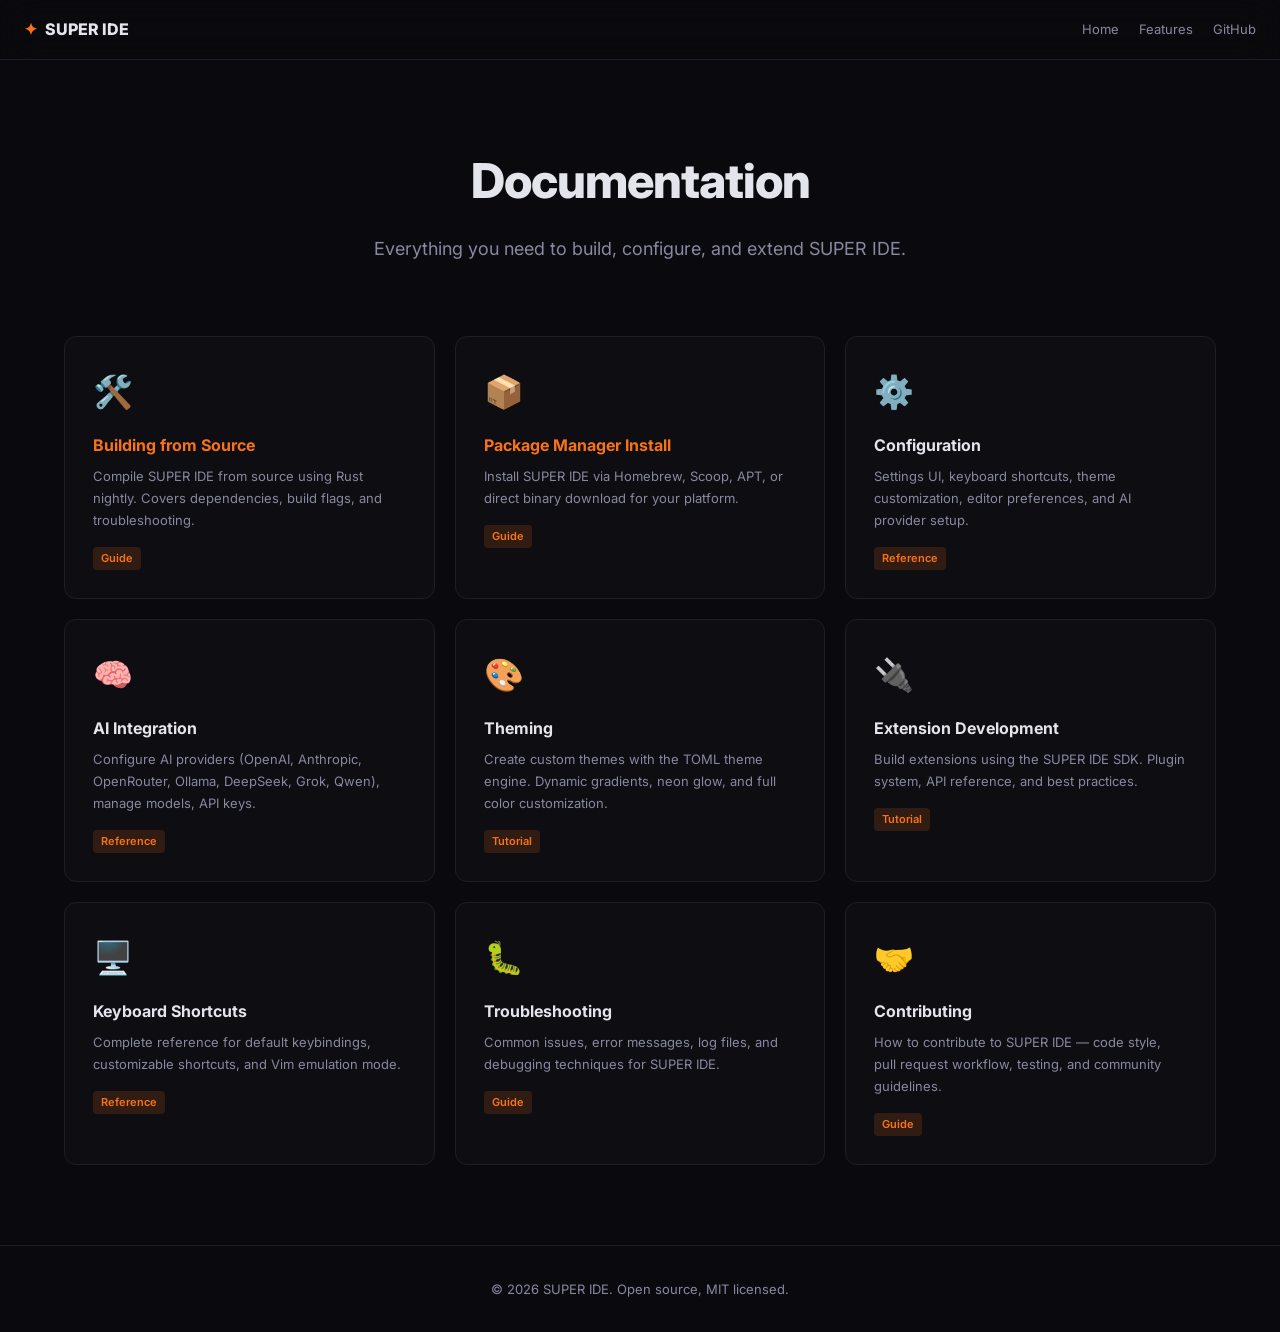
<file: website/docs/index.html>
<!DOCTYPE html>
<html lang="en">
<head>
  <meta charset="UTF-8">
  <meta name="viewport" content="width=device-width, initial-scale=1.0">
  <title>SUPER IDE — Documentation</title>
  <meta name="description" content="Comprehensive documentation for SUPER IDE, the AI-native code editor built in Rust.">
  <link rel="preconnect" href="https://fonts.googleapis.com">
  <link href="https://fonts.googleapis.com/css2?family=Inter:wght@300;400;500;600;700;800&family=JetBrains+Mono:wght@400;500&display=swap" rel="stylesheet">
  <style>
    :root {
      --orange: #F97316; --orange-dark: #EA580C; --orange-glow: rgba(249,115,22,0.3);
      --purple: #A855F7; --cyan: #22D3EE; --green: #22C55E;
      --bg: #0A0A0E; --bg-card: #0D0D12; --bg-elevated: #14141C;
      --border: #1E1E2A; --text: #E4E4EC; --text-dim: #8888A0;
      --radius: 12px; --transition: 0.3s cubic-bezier(0.4,0,0.2,1);
    }
    * { margin: 0; padding: 0; box-sizing: border-box; }
    body { font-family: 'Inter', sans-serif; background: var(--bg); color: var(--text); line-height: 1.7; }
    a { color: var(--orange); text-decoration: none; transition: var(--transition); }
    a:hover { color: #fff; }
    code { font-family: 'JetBrains Mono', monospace; background: var(--bg-elevated); padding: 2px 6px; border-radius: 4px; font-size: 0.9em; }
    pre { background: var(--bg-elevated); border: 1px solid var(--border); border-radius: var(--radius); padding: 20px; overflow-x: auto; margin: 16px 0; }
    pre code { background: none; padding: 0; }

    .navbar { display: flex; align-items: center; gap: 24px; padding: 0 24px; height: 60px; border-bottom: 1px solid var(--border); background: rgba(10,10,14,0.9); backdrop-filter: blur(20px); position: sticky; top: 0; z-index: 100; }
    .navbar .logo { display: flex; align-items: center; gap: 8px; font-weight: 800; color: var(--text); }
    .navbar .logo .star { color: var(--orange); }
    .navbar .nav-links { display: flex; gap: 20px; margin-left: auto; }
    .navbar .nav-links a { font-size: 13px; color: var(--text-dim); }
    .navbar .nav-links a:hover { color: var(--text); }

    .hero-docs { padding: 80px 24px 48px; text-align: center; }
    .hero-docs h1 { font-size: 48px; font-weight: 800; letter-spacing: -1px; margin-bottom: 12px; }
    .hero-docs p { color: var(--text-dim); font-size: 18px; max-width: 600px; margin: 0 auto; }

    .docs-grid { max-width: 1200px; margin: 0 auto; padding: 24px 24px 80px; display: grid; grid-template-columns: repeat(auto-fit, minmax(300px, 1fr)); gap: 20px; }
    .doc-card { background: var(--bg-card); border: 1px solid var(--border); border-radius: var(--radius); padding: 28px; transition: var(--transition); }
    .doc-card:hover { border-color: rgba(249,115,22,0.3); transform: translateY(-2px); box-shadow: 0 12px 40px rgba(249,115,22,0.06); }
    .doc-card .icon { font-size: 32px; margin-bottom: 12px; }
    .doc-card h3 { font-size: 16px; font-weight: 700; margin-bottom: 6px; }
    .doc-card p { font-size: 13px; color: var(--text-dim); margin-bottom: 12px; }
    .doc-card .tag { display: inline-block; padding: 2px 8px; border-radius: 4px; font-size: 11px; font-weight: 600; background: rgba(249,115,22,0.15); color: var(--orange); }

    .footer { text-align: center; padding: 32px 24px; border-top: 1px solid var(--border); font-size: 13px; color: var(--text-dim); }
  </style>
</head>
<body>
  <nav class="navbar">
    <a href="../" class="logo"><span class="star">✦</span> SUPER IDE</a>
    <div class="nav-links">
      <a href="../">Home</a>
      <a href="../#features">Features</a>
      <a href="https://github.com">GitHub</a>
    </div>
  </nav>

  <section class="hero-docs">
    <h1>Documentation</h1>
    <p>Everything you need to build, configure, and extend SUPER IDE.</p>
  </section>

  <div class="docs-grid">
    <a href="building-from-source" class="doc-card">
      <div class="icon">🛠️</div>
      <h3>Building from Source</h3>
      <p>Compile SUPER IDE from source using Rust nightly. Covers dependencies, build flags, and troubleshooting.</p>
      <span class="tag">Guide</span>
    </a>
    <a href="installing-with-package-manager" class="doc-card">
      <div class="icon">📦</div>
      <h3>Package Manager Install</h3>
      <p>Install SUPER IDE via Homebrew, Scoop, APT, or direct binary download for your platform.</p>
      <span class="tag">Guide</span>
    </a>
    <div class="doc-card">
      <div class="icon">⚙️</div>
      <h3>Configuration</h3>
      <p>Settings UI, keyboard shortcuts, theme customization, editor preferences, and AI provider setup.</p>
      <span class="tag">Reference</span>
    </div>
    <div class="doc-card">
      <div class="icon">🧠</div>
      <h3>AI Integration</h3>
      <p>Configure AI providers (OpenAI, Anthropic, OpenRouter, Ollama, DeepSeek, Grok, Qwen), manage models, API keys.</p>
      <span class="tag">Reference</span>
    </div>
    <div class="doc-card">
      <div class="icon">🎨</div>
      <h3>Theming</h3>
      <p>Create custom themes with the TOML theme engine. Dynamic gradients, neon glow, and full color customization.</p>
      <span class="tag">Tutorial</span>
    </div>
    <div class="doc-card">
      <div class="icon">🔌</div>
      <h3>Extension Development</h3>
      <p>Build extensions using the SUPER IDE SDK. Plugin system, API reference, and best practices.</p>
      <span class="tag">Tutorial</span>
    </div>
    <div class="doc-card">
      <div class="icon">🖥️</div>
      <h3>Keyboard Shortcuts</h3>
      <p>Complete reference for default keybindings, customizable shortcuts, and Vim emulation mode.</p>
      <span class="tag">Reference</span>
    </div>
    <div class="doc-card">
      <div class="icon">🐛</div>
      <h3>Troubleshooting</h3>
      <p>Common issues, error messages, log files, and debugging techniques for SUPER IDE.</p>
      <span class="tag">Guide</span>
    </div>
    <div class="doc-card">
      <div class="icon">🤝</div>
      <h3>Contributing</h3>
      <p>How to contribute to SUPER IDE — code style, pull request workflow, testing, and community guidelines.</p>
      <span class="tag">Guide</span>
    </div>
  </div>

  <footer class="footer">
    <p>&copy; 2026 SUPER IDE. Open source, MIT licensed.</p>
  </footer>
</body>
</html>
</file>
